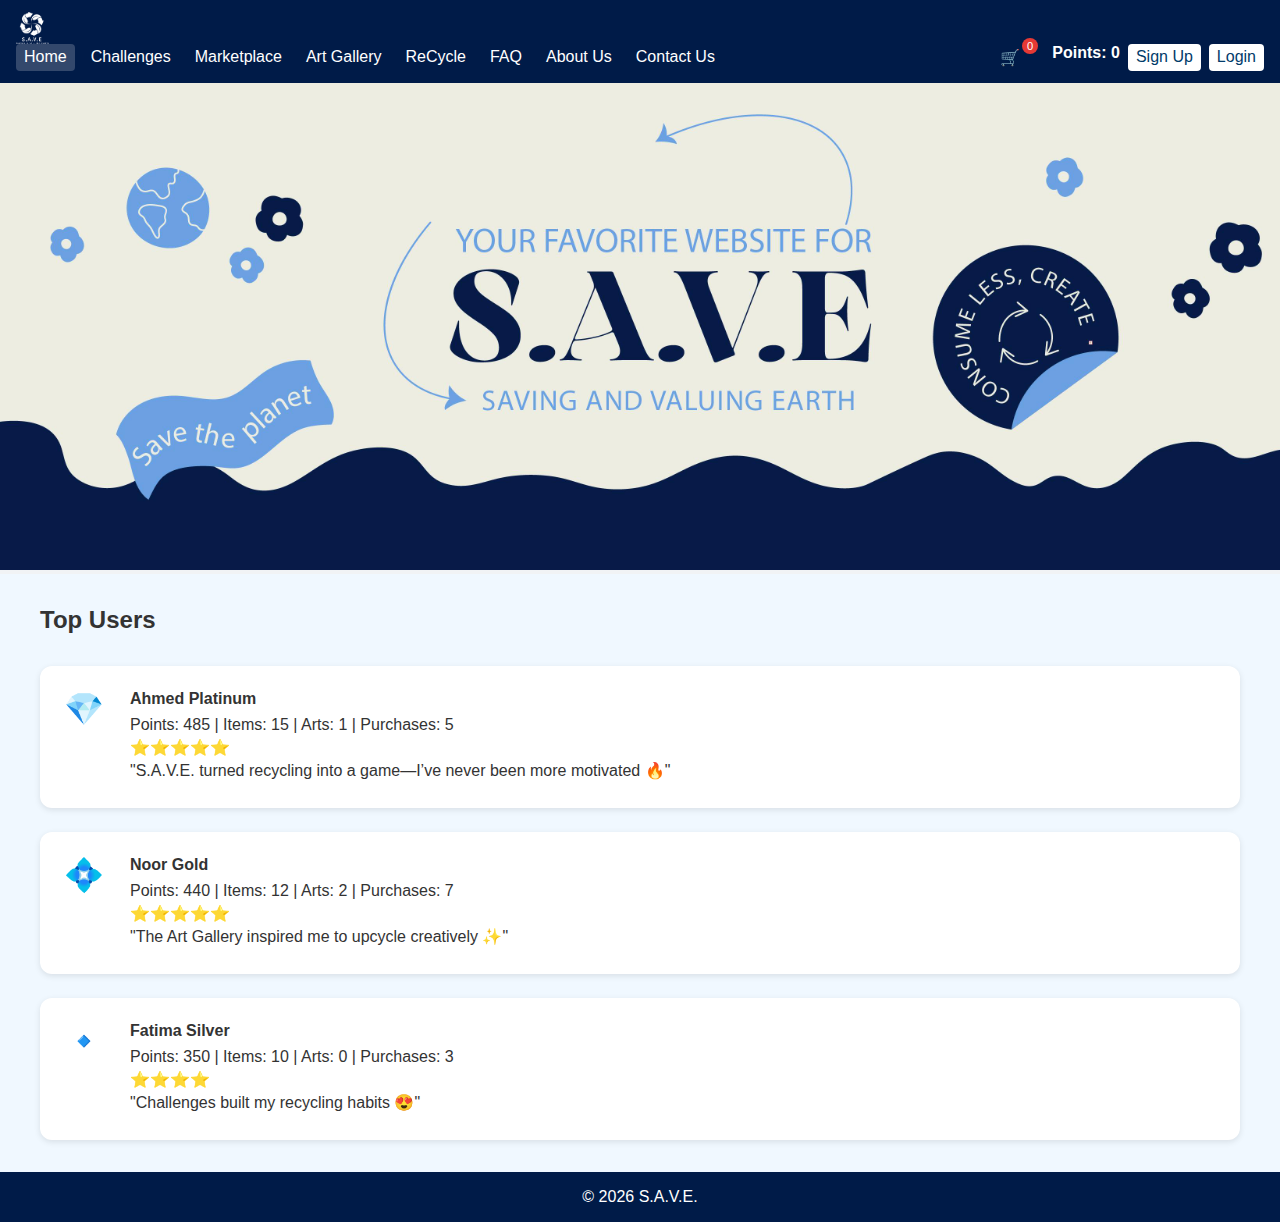
<file: index.html>
<!DOCTYPE html>
<html lang="en">
<head>
  <meta charset="UTF-8"><meta name="viewport" content="width=device-width,initial-scale=1">
  <title>S.A.V.E. | Home</title>
  <link rel="stylesheet" href="styles.css">
</head>
<body>
  <header class="navbar">
    <img src="Logo.png" alt="Logo" class="logo">
    <nav>
      <a href="index.html" class="active">Home</a>
      <a href="challenges.html">Challenges</a>
      <a href="marketplace.html">Marketplace</a>
      <a href="art.html">Art Gallery</a>
      <a href="recycle.html">ReCycle</a>
      <a href="faq.html">FAQ</a>
      <a href="about.html">About Us</a>
      <a href="contact.html">Contact Us</a>
      <a href="cart.html" class="nav-cart">🛒<span id="cart-count">0</span></a>
      <span class="nav-points">Points: <span id="user-points">0</span></span>
      <a href="signup.html" class="nav-signup">Sign Up</a>
      <a href="login.html" class="nav-login">Login</a>
      <a href="#" class="nav-logout">Logout</a>
    </nav>
  </header>
  <main>
    <section class="hero">
      <!-- <img src="assets/logo.svg" alt="Logo" class="hero-logo">
      <h1>Welcome to S.A.V.E.</h1>
      <p>Your Favourite Website for Saving and Valuing Earth.</p>
      <a href="signup.html" class="btn btn-primary hero-btn">Sign Up</a>
      <a href="login.html" class="btn btn-primary hero-btn">Login</a> -->
      <img src="main.jpg" alt="banner">
    </section>

    <section class="container">
      <h2>Top Users</h2>
      <div class="top-users">
        <div class="user-card">
          <div class="diamond">💎</div>
          <div>
            <h4>Ahmed <span class="membership">Platinum</span></h4>
            <p>Points: 485 | Items: 15 | Arts: 1 | Purchases: 5</p>
            <p class="stars">⭐️⭐️⭐️⭐️⭐️</p>
            <p class="testimonial">"S.A.V.E. turned recycling into a game—I’ve never been more motivated 🔥"</p>
          </div>
        </div>
        <div class="user-card">
          <div class="diamond">💠</div>
          <div>
            <h4>Noor <span class="membership">Gold</span></h4>
            <p>Points: 440 | Items: 12 | Arts: 2 | Purchases: 7</p>
            <p class="stars">⭐️⭐️⭐️⭐️⭐️</p>
            <p class="testimonial">"The Art Gallery inspired me to upcycle creatively ✨"</p>
          </div>
        </div>
        <div class="user-card">
          <div class="diamond">🔹</div>
          <div>
            <h4>Fatima <span class="membership">Silver</span></h4>
            <p>Points: 350 | Items: 10 | Arts: 0 | Purchases: 3</p>
            <p class="stars">⭐️⭐️⭐️⭐️</p>
            <p class="testimonial">"Challenges built my recycling habits 😍"</p>
          </div>
        </div>
      </div>
    </section>
  </main>
  <footer class="footer">© <span id="year"></span> S.A.V.E.</footer>
  <script src="nav.js"></script>
  <script>document.getElementById('year').textContent=new Date().getFullYear();</script>
</body>
</html>
</file>
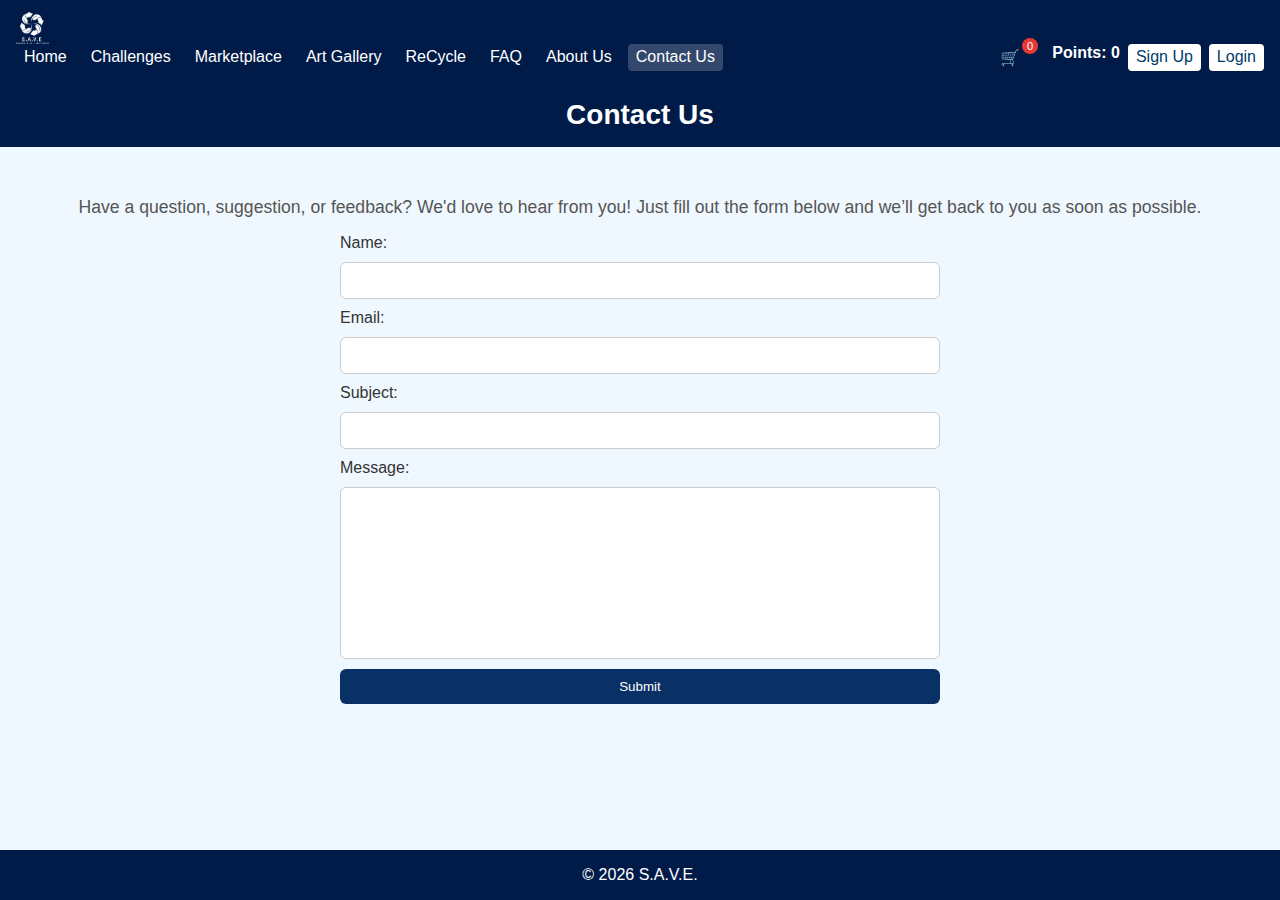
<file: contact.html>
<!DOCTYPE html>
<html lang="en">
<head>
  <meta charset="UTF-8"><meta name="viewport" content="width=device-width, initial-scale=1.0">
  <title>Contact Us | S.A.V.E.</title>
  <link rel="stylesheet" href="styles.css">
  <link rel="icon" href="favicon.ico" type="image/x-icon">
</head>
<body>
  <header class="navbar">
    <img src="Logo.png" alt="Logo" class="logo">
    <nav>
      <a href="index.html">Home</a>
      <a href="challenges.html">Challenges</a>
      <a href="marketplace.html">Marketplace</a>
      <a href="art.html">Art Gallery</a>
      <a href="recycle.html">ReCycle</a>
      <a href="faq.html">FAQ</a>
      <a href="about.html">About Us</a>
      <a href="contact.html" class="active">Contact Us</a>
      <a href="cart.html" class="nav-cart">🛒<span id="cart-count">0</span></a>
      <span class="nav-points">Points: <span id="user-points">0</span></span>
      <a href="signup.html" class="nav-signup">Sign Up</a>
      <a href="login.html" class="nav-login">Login</a>
      <a href="#" class="nav-logout">Logout</a>
    </nav>
  </header>

  <div class="page-header"><strong>Contact Us</strong></div>
  <main class="container wide">
    <p class="intro">
      Have a question, suggestion, or feedback? We'd love to hear from you! Just fill out the form below and we’ll get back to you as soon as possible.
    </p>

    <form id="contact-form" class="contact-form">
      <label for="name">Name:</label>
      <input type="text" id="name" name="name" required>

      <label for="email">Email:</label>
      <input type="email" id="email" name="email" required>

      <label for="subject">Subject:</label>
      <input type="text" id="subject" name="subject">

      <label for="message">Message:</label>
      <textarea id="message" name="message" rows="5" required></textarea>

      <button type="submit">Submit</button>
      <p id="form-response" class="hidden"></p>
    </form>
  </main>

  <footer class="footer">© <span id="year"></span> S.A.V.E.</footer>

  <script src="nav.js"></script>
  <script src="contact.js"></script>
  <script>document.getElementById("year").textContent = new Date().getFullYear();</script>
</body>
</html>
</file>
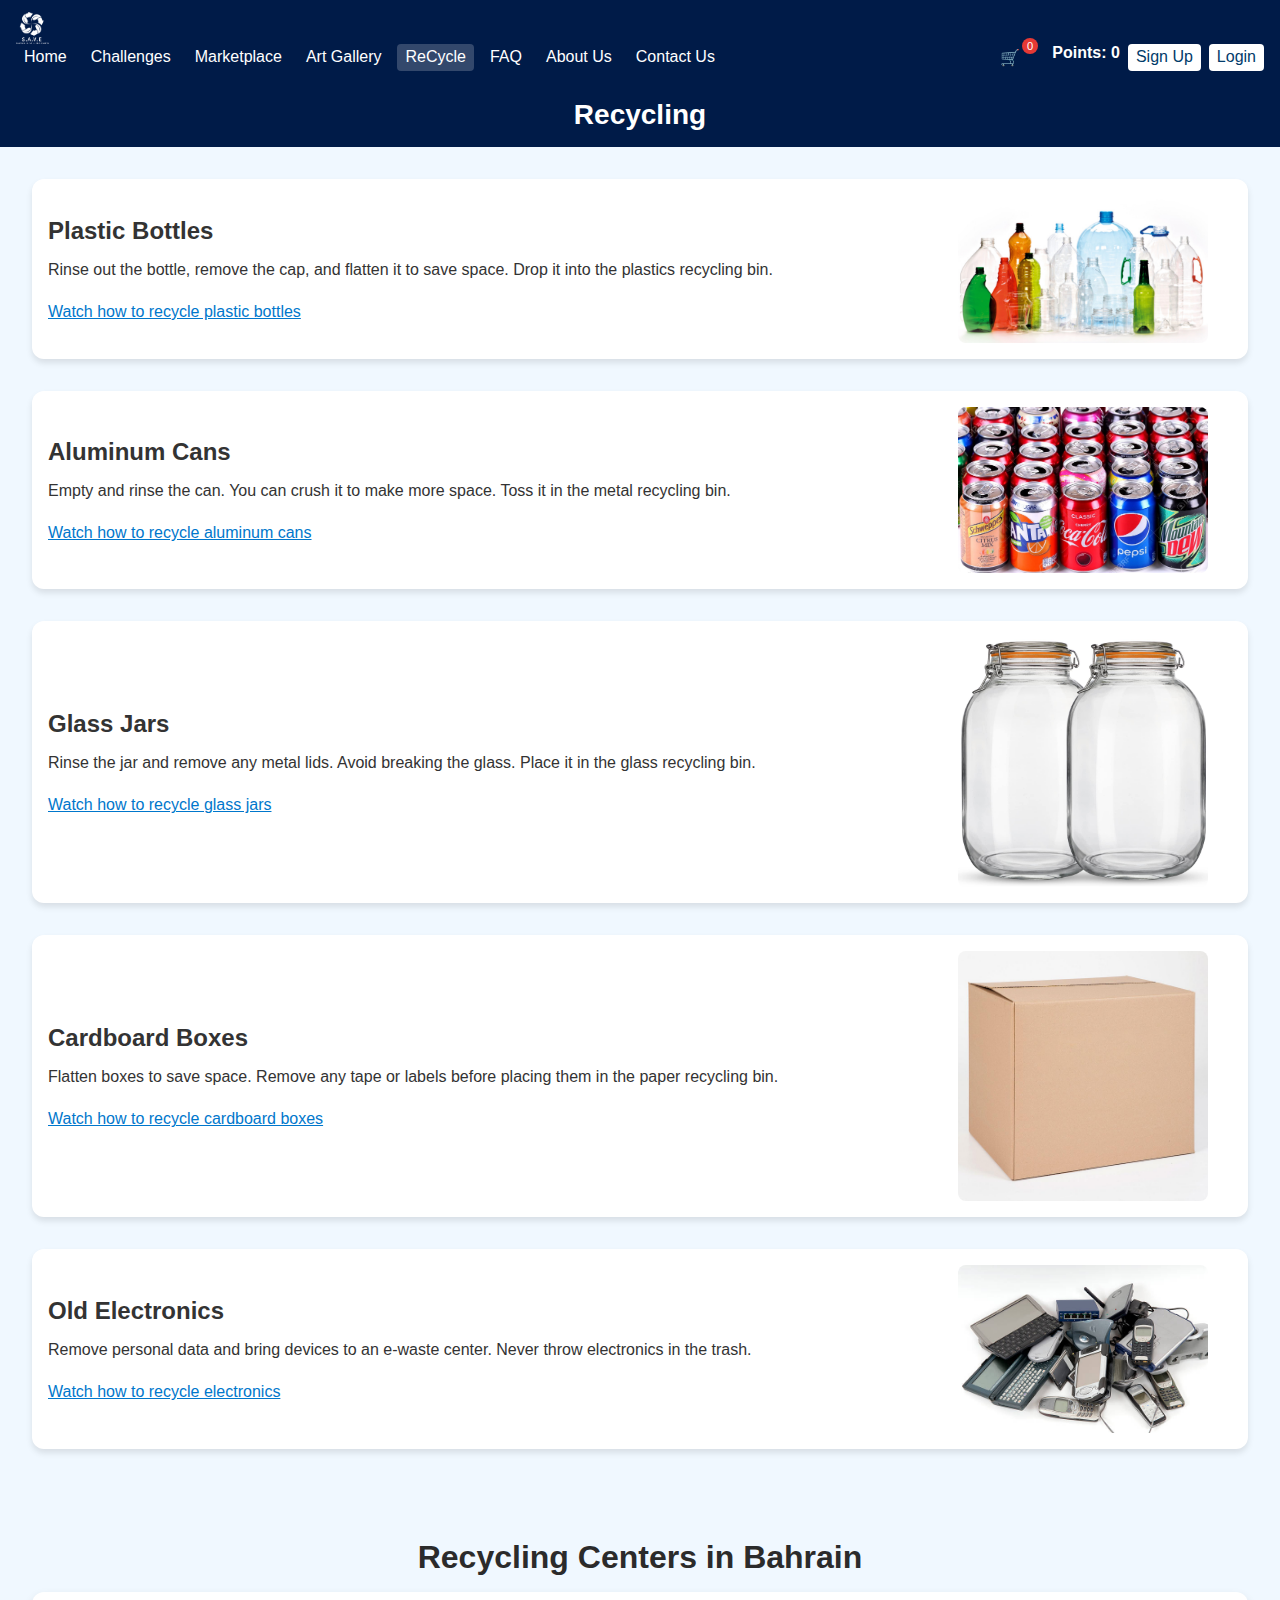
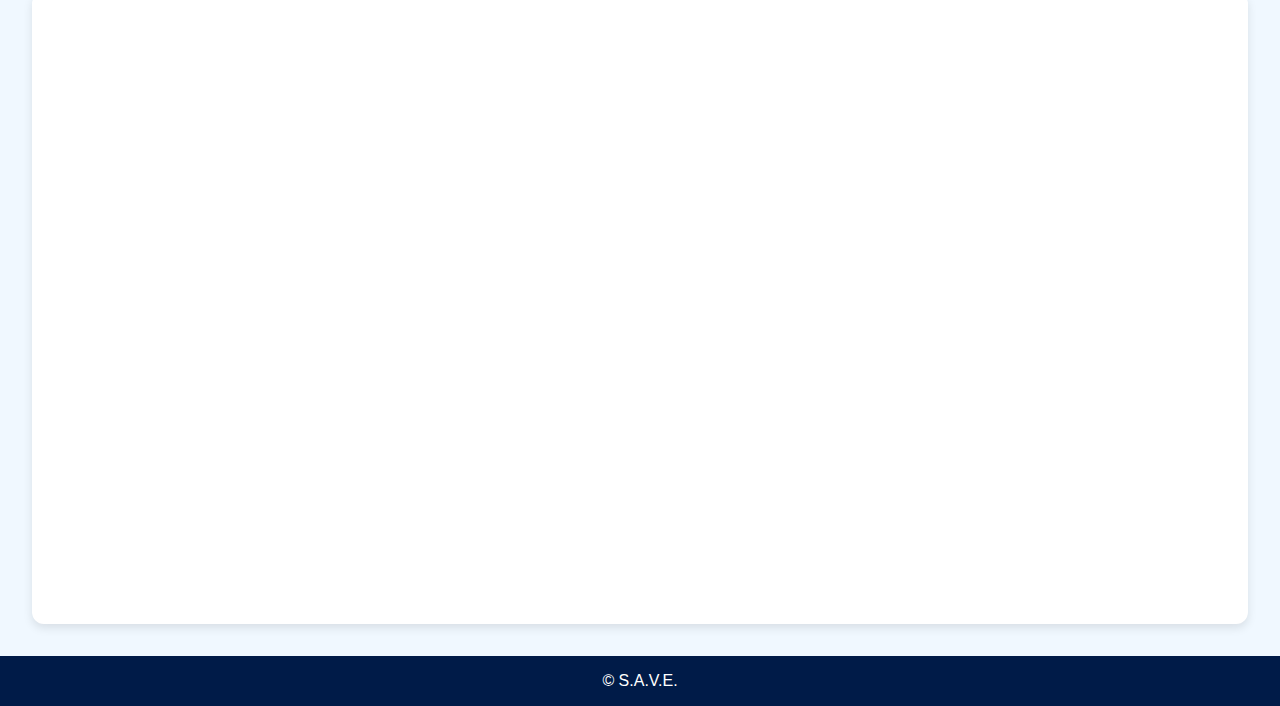
<file: recycle.html>
<!DOCTYPE html>
<html lang="en">
  <head>
    <meta charset="UTF-8" />
    <meta name="viewport" content="width=device-width, initial-scale=1.0" />
    <title>ReCycle | Home</title>
    <link rel="stylesheet" href="styles.css" />
  </head>
  <body>
    <header class="navbar">
      <img src="Logo.png" alt="Logo" class="logo">
      <nav>
        <a href="index.html">Home</a>
        <a href="challenges.html">Challenges</a>
        <a href="marketplace.html">Marketplace</a>
        <a href="art.html">Art Gallery</a>
        <a href="recycle.html" class="active">ReCycle</a>
        <a href="faq.html">FAQ</a>
        <a href="about.html">About Us</a>
        <a href="contact.html">Contact Us</a>
        <a href="cart.html" class="nav-cart"
          >🛒<span id="cart-count">0</span></a
        >
        <span class="nav-points">Points: <span id="user-points">0</span></span>
        <a href="signup.html" class="nav-signup">Sign Up</a>
        <a href="login.html" class="nav-login">Login</a>
        <a href="#" class="nav-logout">Logout</a>
      </nav>
    </header>
    <div class="page-header"><strong>Recycling</strong></div>
    <div class="recycle-section">
      <div class="recycle-item">
        <div class="recycle-description">
          <h2>Plastic Bottles</h2>
          <p>
            Rinse out the bottle, remove the cap, and flatten it to save space.
            Drop it into the plastics recycling bin.
          </p>
          <a href="https://youtu.be/zO3jFKiqmHo?feature=shared" target="_blank"
            >Watch how to recycle plastic bottles</a
          >
        </div>
        <img src="bottels.jpg" alt="Plastic Bottles" />
      </div>

      <div class="recycle-item">
        <div class="recycle-description">
          <h2>Aluminum Cans</h2>
          <p>
            Empty and rinse the can. You can crush it to make more space. Toss
            it in the metal recycling bin.
          </p>
          <a href="https://youtu.be/bihdaP-x49w?feature=shared" target="_blank"
            >Watch how to recycle aluminum cans</a
          >
        </div>
        <img src="cans.jpg" alt="Aluminum Cans" />
      </div>

      <div class="recycle-item">
        <div class="recycle-description">
          <h2>Glass Jars</h2>
          <p>
            Rinse the jar and remove any metal lids. Avoid breaking the glass.
            Place it in the glass recycling bin.
          </p>
          <a href="https://youtu.be/18oxQkP4qQ0?feature=shared" target="_blank"
            >Watch how to recycle glass jars</a
          >
        </div>
        <img src="jars.jpg" alt="Glass Jar" />
      </div>

      <div class="recycle-item">
        <div class="recycle-description">
          <h2>Cardboard Boxes</h2>
          <p>
            Flatten boxes to save space. Remove any tape or labels before
            placing them in the paper recycling bin.
          </p>
          <a href="https://youtu.be/qMCZY8MhJ_Y?feature=shared" target="_blank"
            >Watch how to recycle cardboard boxes</a
          >
        </div>
        <img src="box.jpg" alt="Cardboard Box" />
      </div>

      <div class="recycle-item">
        <div class="recycle-description">
          <h2>Old Electronics</h2>
          <p>
            Remove personal data and bring devices to an e-waste center. Never
            throw electronics in the trash.
          </p>
          <a href="https://youtu.be/55FHTgoGSes?feature=shared" target="_blank"
            >Watch how to recycle electronics</a
          >
        </div>
        <img src="oldelec.jpg" alt="Old Electronics" />
      </div>
    </div>

    <section class="map-section">
      <h2>Recycling Centers in Bahrain</h2>
      <div class="map-container">
        <iframe
          src="https://www.google.com/maps/embed?pb=!1m16!1m12!1m3!1d207620.81112650456!2d50.58566363207714!3d26.110412526573782!2m3!1f0!2f0!3f0!3m2!1i1024!2i768!4f13.1!2m1!1srecycling!5e1!3m2!1sen!2sbh!4v1744567794020!5m2!1sen!2sbh"
          width="800"
          height="600"
          style="border: 0"
          allowfullscreen=""
          loading="lazy"
          referrerpolicy="no-referrer-when-downgrade"
        ></iframe>
      </div>
    </section>
    <footer class="footer">© <span id="year"></span> S.A.V.E.</footer>
    <script src="nav.js"></script>
  </body>
</html>
</file>
<file: styles.css>
:root {
    --primary-50: #f1f3f5;
    --primary-500: #001B48;
    --primary-800: #093166;
    --text-dark: #333;
    --text-light: #555;
    --error-red: #e53935;
    --success-green: #D6E8EE;
    --success-green-dark: #388e3c;
  }
  html, body { height:100%; margin:0; }
  body {
    display:flex; flex-direction:column;
    font-family:Arial, sans-serif;
    background:#f0f8ff; 
    color:var(--text-dark);
  }
  main { flex:1; }
  .navbar {
    background:var(--primary-500); color:white;
    padding:.75rem 1rem;
    display:flex; align-items:center; flex-wrap:wrap;
  }
  .navbar .logo { height:2rem; margin-right:1rem; }
  .navbar nav {
    display:flex; flex-wrap:wrap; gap:.5rem; width:100%;
  }
  .navbar nav a {
    color:white; text-decoration:none;
    padding:.25rem .5rem; border-radius:.25rem;
    transition:background .3s;
  }
  .navbar nav a:hover,
  .navbar nav a.active { background:rgba(255,255,255,0.2); }
  .navbar .nav-cart { position:relative; margin-left:auto; }
  #cart-count {
    position:absolute; top:-6px; right:-10px;
    background:var(--error-red); color:white;
    font-size:.7rem; padding:2px 5px; border-radius:50%;
  }
  .navbar .nav-points { margin-left:1rem; font-weight:bold; }
  .navbar .nav-signup,
  .navbar .nav-login {
    background:white;
    padding:.25rem .5rem; border-radius:.25rem; color:#013b6a!important;
  }
  .navbar .nav-signup:hover,
  .navbar .nav-login:hover { background:#D6E8EE; }
  .navbar .nav-logout {
    background:var(--error-red);
    padding:.25rem .5rem; border-radius:.25rem;
    color:white !important; margin-left:1rem;
  }
  .navbar .nav-logout:hover { background:#c62828; }
  
  .container { max-width:1200px; margin:2rem auto; padding:0 1rem; }
  .page-header {
    background:var(--primary-500); color:white;
    padding:1rem; text-align:center;
    font-size:1.75rem; position:sticky; top:0; z-index:100;
  }
  .hero {
    background:var(--primary-50);
    /* padding:1rem; */
    text-align:center; margin-bottom:0;
    overflow: hidden;
  }
  .hero-logo { width:120px; margin-bottom:1rem; }
  .hero h1 {
    font-size:2.5rem; color:var(--primary-500);
    margin-bottom:.5rem;
  }
  .hero img {
    width: 100%;
    height: 100%;
    object-fit: cover;
  }
  .btn {
    display:inline-block; padding:.75rem 1.5rem;
    border-radius:.5rem; text-decoration:none;
    font-weight:bold;
  }
  .btn-primary {
    background:var(--primary-500); color:white;
  }
  .btn-primary:hover { background:#02457A; }
  .hero-btn { /* hidden after login */ }
  .intro {
    font-size:1.1rem; color:var(--text-light);
    margin-bottom:1rem;
  }
  
  /* Home Top Users vertical */
  .top-users {
    display:flex; flex-direction:column; gap:1.5rem; margin-top:2rem;
  }
  .top-users .user-card {
    display:grid; grid-template-columns:50px 1fr; gap:1rem;
    background:white; padding:1.5rem; border-radius:.75rem;
    box-shadow:0 2px 6px rgba(0,0,0,0.1);
  }
  .top-users .user-card .diamond { font-size:2rem; color:#b9f2ff; }
  .top-users .user-card h4 { margin:0 0 .5rem; }
  .top-users .user-card p { margin:.25rem 0; }
  .top-users .user-card .stars { color:gold; }
  
  /* Challenges */
  .mission {
    background:white; padding:1rem; border-radius:.75rem;
    margin-top:1rem; box-shadow:0 2px 6px rgba(0,0,0,0.1);
  }
  .mission-desc { font-style:italic; margin:.5rem 0; }
  .leaderboard-cards {
    display:grid;
    grid-template-columns:repeat(auto-fill,minmax(200px,1fr));
    gap:1rem; margin-top:1rem;
  }
  .leaderboard-cards .card {
    background:white; padding:1rem; border-radius:.75rem;
    box-shadow:0 2px 6px rgba(0,0,0,0.1); text-align:center;
  }
  .leaderboard-cards .card h4 { margin-bottom:.5rem; }
  .rewards {
    margin-top:2rem; background:white; padding:1rem;
    border-radius:.75rem; box-shadow:0 2px 6px rgba(0,0,0,0.1);
  }
  .rewards ul { list-style:disc; margin-left:1.5rem; }
  
  /* Marketplace */
  #shop-items, #user-listings {
    display:grid;
    grid-template-columns:repeat(auto-fill,minmax(200px,1fr));
    gap:1rem; margin-top:1rem;
  }
  .listing-card {
    background:white; padding:1rem; border-radius:.75rem;
    box-shadow:0 2px 6px rgba(0,0,0,0.1);
    display:grid; grid-template-rows:auto 1fr auto; gap:.5rem;
  }
  .listing-card img { width:100%; border-radius:.5rem; }
  #listing-form label { display:block; margin-top:1rem; font-weight:bold; }
  #listing-form input,
  #listing-form textarea {
    width:100%; padding:.75rem; font-size:1rem;
    border-radius:.25rem; border:1px solid #ccc;
  }
  
  /* Art gallery */
  .art-gallery {
    display:grid;
    grid-template-columns:repeat(auto-fill,minmax(200px,1fr));
    gap:1rem; margin-top:1rem;
  }
  .art-card {
    background:white; padding:1rem; border-radius:.75rem;
    box-shadow:0 2px 6px rgba(0,0,0,0.1);
    display:grid; grid-template-rows:auto 1fr auto; gap:.5rem;
  }

  .art-card img {
    width: 100%;
    height: auto;
    object-fit: cover;
  }

  .art-card .stars { color:gold; font-size:1.2rem; }
  
  /* FAQ */
  .faq-item {
    background: white;
    padding: 1rem;
    border-radius: 0.75rem;
    box-shadow: 0 2px 6px rgba(0, 0, 0, 0.1);
    margin-bottom: 1rem;
  
    max-width: 1200px; /* or a wider value */
    margin-left: auto;
    margin-right: auto;
  }
  #faq-form textarea {
    width:100%; min-height:120px; padding:.75rem; font-size:1rem;
    border-radius:.25rem; border:1px solid #ccc; margin-bottom:.5rem;
  }
  
  /* Cart */
  .cart-item {
    display:flex; align-items:center; margin-bottom:1rem;
  }
  .cart-item img {
    width:60px; height:60px; object-fit:cover; border-radius:.25rem;
    margin-right:1rem;
  }
  .cart-item-details {
    flex:1; display:flex; justify-content:space-between;
  }

  /* recycle */
  .recycle-section {
    display: flex;
    flex-direction: column;
    gap: 2rem;
    padding: 2rem;
  }
  
  .recycle-item {
    display: flex;
    flex-direction: row;
    background-color: white;
    border-radius: 12px;
    padding: 1rem;
    box-shadow: 0 4px 6px rgba(0, 0, 0, 0.1);
    align-items: center;
  }
  
  .recycle-item img {
    width: 250px;
    height: auto;
    border-radius: 8px;
    object-fit: cover;
    margin-right: 1.5rem;
  }
  
  .recycle-description {
    flex: 1;
  }
  
  .recycle-description h2 {
    margin: 0 0 0.5rem;
  }
  
  .recycle-description a {
    display: inline-block;
    margin-top: 0.5rem;
    color: #0077cc;
    text-decoration: underline;
  }
  .map-section {
    padding: 2rem;
    text-align: center;
  }
  
  .map-section h2 {
    font-size: 2rem;
    margin-bottom: 1rem;
    color: #2b2b2b;
  }
  
  .map-container {
    display: flex;
    justify-content: center;
    padding: 1rem;
    background-color: white;
    border-radius: 12px;
    box-shadow: 0 4px 10px rgba(0, 0, 0, 0.1);
    overflow: hidden;
  }

  /* contact */
  .contact-form {
    max-width: 600px;
    margin: auto;
    display: flex;
    flex-direction: column;
    gap: 10px;
  }
  
  .contact-form input,
  .contact-form textarea {
    padding: 10px;
    border: 1px solid #ccc;
    border-radius: 6px;
  }
  
  .contact-form button {
    background-color: #093166;
    color: white;
    padding: 10px;
    border: none;
    border-radius: 6px;
    cursor: pointer;
    transition: background-color 0.3s ease;
  }

  .contact-form textarea {
    height: 150px;
    resize: none;
    overflow-y: auto;
    font-family: inherit;
    font-size: 16px;
  }  
  
  .contact-form button:hover {
    background-color: #02457A;
  }
  
  #form-response {
    font-weight: bold;
    color: green;
    margin-top: 10px;
  }
  
  .hidden {
    display: none;
  }  
  
  /* Animations */
  @keyframes pop {
    0% { transform:scale(1); }
    50% { transform:scale(1.1); }
    100% { transform:scale(1); }
  }
  .mission.completed {
    animation:pop .5s ease-out; background:#e6f9e6;
    
  }
  
  footer.footer {
    text-align:center; padding:1rem;
    background:var(--primary-500); color:white; margin-top:0;
  }
  @media(max-width:600px){
    .navbar nav { justify-content:center; }
  }
</file>
